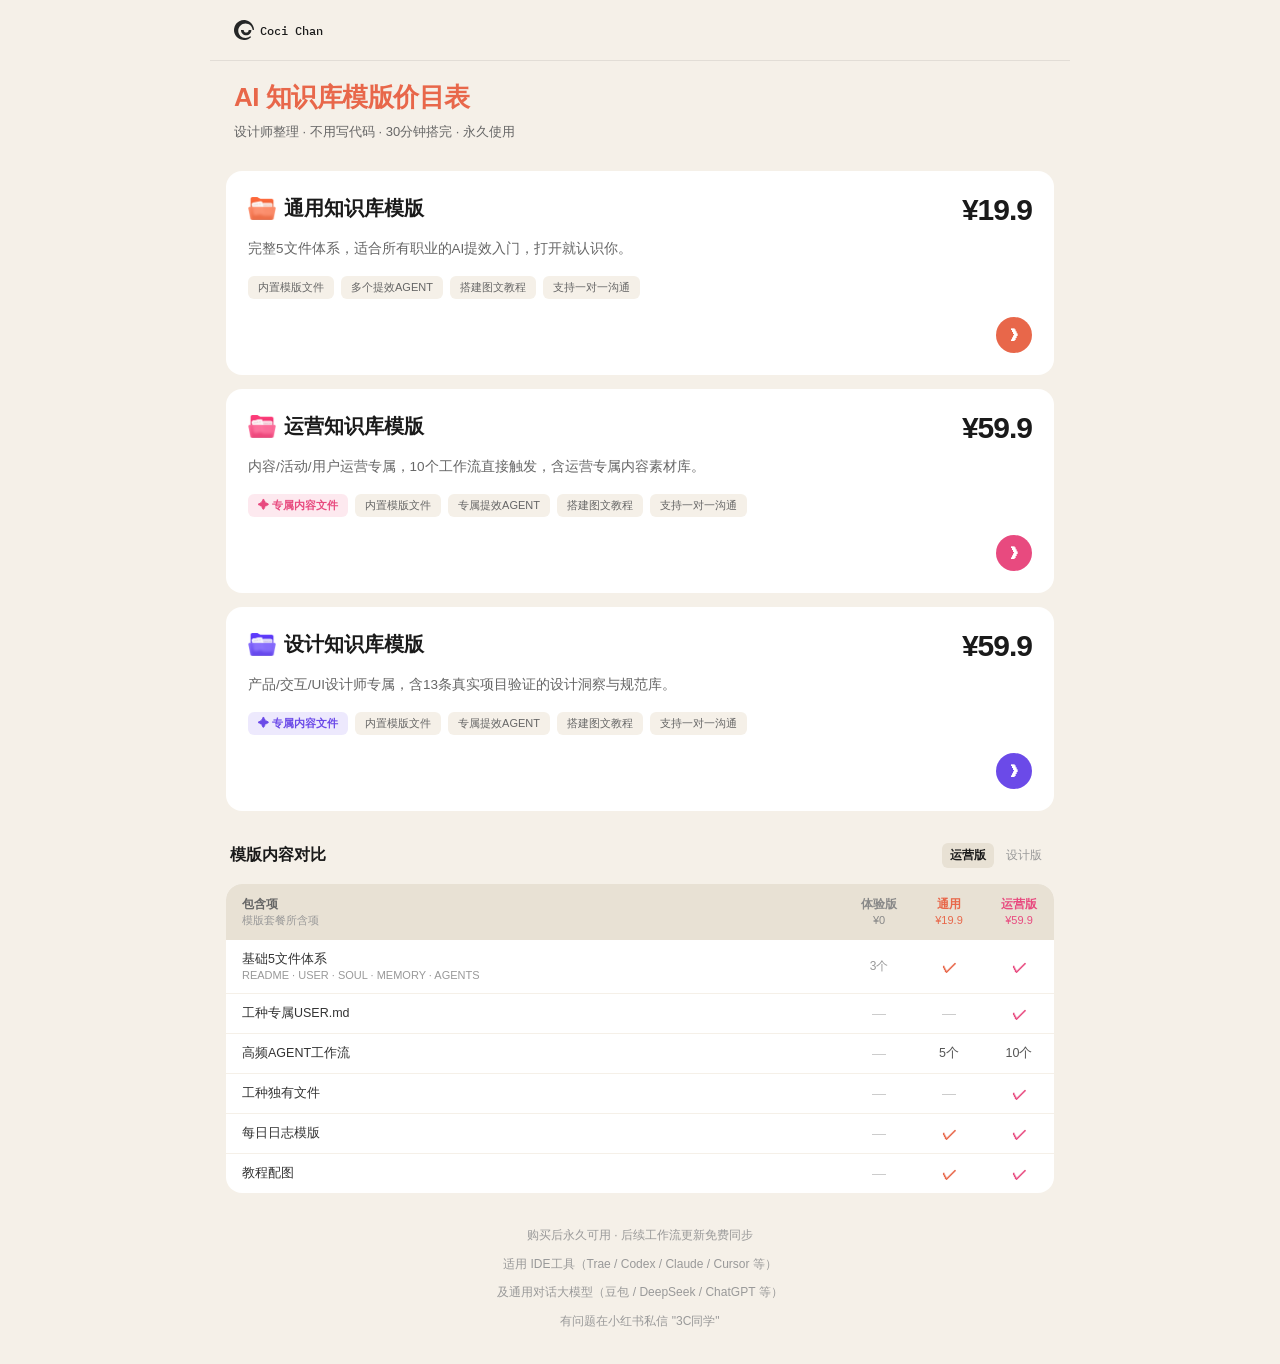
<file: index.html>
<!DOCTYPE html>
<html lang="zh-CN">
<head>
  <meta charset="UTF-8">
  <meta name="viewport" content="width=device-width, initial-scale=1.0">
  <title>AI 知识库模版 · Coci Chan</title>
  <link rel="stylesheet" href="assets/style.css">
  <style>
    /* ── 主页专属样式 ── */
    .hero {
      padding: 20px 24px 16px;
    }

    .hero-eyebrow {
      font-size: 12px;
      color: var(--ink-light);
      margin-bottom: 8px;
      letter-spacing: 0.3px;
    }

    .hero h1 {
      font-size: 26px;
      font-weight: 900;
      line-height: 1.25;
      letter-spacing: -0.5px;
      margin-bottom: 8px;
    }

    .hero h1 em {
      font-style: normal;
      color: #E8674A;
    }

    .hero-sub {
      font-size: 13px;
      color: var(--ink-light);
      line-height: 1.5;
      margin-bottom: 14px;
    }

    .hero-tags {
      display: flex;
      flex-wrap: wrap;
      gap: 6px;
    }

    /* ── 套餐卡片 ── */
    .plans {
      padding: 0 16px;
      display: flex;
      flex-direction: column;
      gap: 14px;
    }

    .plan-card {
      background: white;
      border-radius: 16px;
      text-decoration: none;
      color: inherit;
      display: block;
      transition: transform 0.15s ease, box-shadow 0.15s ease;
      position: relative;
    }

    .plan-card:active { transform: scale(0.98); }

    .plan-card:hover .plan-card-inner {
      box-shadow: none;
    }

    .plan-card:hover {
      box-shadow: 0 6px 20px rgba(0,0,0,0.08);
    }

    .plan-card-inner {
      padding: 24px 22px 22px;
      transition: box-shadow 0.2s ease;
    }

    .plan-color-bar {
      height: 5px;
      width: 100%;
    }

    .plan-top {
      display: flex;
      justify-content: space-between;
      align-items: flex-start;
      margin-bottom: 14px;
    }

    .plan-label {
      font-size: 11px;
      font-weight: 700;
      letter-spacing: 1.2px;
      text-transform: uppercase;
      margin-bottom: 5px;
    }

    .plan-title {
      font-size: 20px;
      font-weight: 800;
      display: flex;
      align-items: center;
    }

    .plan-price {
      text-align: right;
    }

    .plan-price .amount {
      font-size: 30px;
      font-weight: 900;
      letter-spacing: -1px;
      line-height: 1;
    }

    .plan-price .unit {
      font-size: 12px;
      color: var(--ink-muted);
      display: block;
      margin-top: 2px;
    }

    .plan-desc {
      font-size: 13.5px;
      color: var(--ink-light);
      line-height: 1.55;
      margin-bottom: 16px;
    }

    .plan-features {
      display: flex;
      flex-wrap: wrap;
      gap: 7px;
      margin-bottom: 18px;
    }

    .plan-feature-tag {
      font-size: 11px;
      font-weight: 400;
      padding: 4px 10px;
      border-radius: 6px;
      background: #F5F0E8;
      color: var(--ink-light);
    }

    .plan-feature-tag.special {
      font-weight: 600;
    }

    .plan-cta {
      display: flex;
      justify-content: flex-end;
    }

    .plan-arrow {
      width: 36px; height: 36px;
      border-radius: 50%;
      display: flex;
      align-items: center;
      justify-content: center;
      color: white;
      font-size: 16px;
      font-weight: 700;
      line-height: 1;
    }

    /* 各版本主色 */
    .plan-general { --c: #E8674A; }
    .plan-ops     { --c: #E84A7F; }
    .plan-design  { --c: #6B4AE8; }

    .plan-general .plan-color-bar { background: #E8674A; }
    .plan-ops     .plan-color-bar { background: #E84A7F; }
    .plan-design  .plan-color-bar { background: #6B4AE8; }

    .plan-general .plan-label,
    .plan-general .plan-cta-text { color: #E8674A; }
    .plan-ops .plan-label,
    .plan-ops .plan-cta-text { color: #E84A7F; }
    .plan-design .plan-label,
    .plan-design .plan-cta-text { color: #6B4AE8; }

    .plan-general .plan-feature-tag.special { background: rgba(232,103,74,0.12); color: #E8674A; }
    .plan-ops .plan-feature-tag.special { background: rgba(232,74,127,0.12); color: #E84A7F; }
    .plan-design .plan-feature-tag.special { background: rgba(107,74,232,0.12); color: #6B4AE8; }

    .plan-general .plan-arrow { background: #E8674A; }
    .plan-ops .plan-arrow { background: #E84A7F; }
    .plan-design .plan-arrow { background: #6B4AE8; }

    /* ── 对比表区 ── */
    .compare-wrap {
      padding: 32px 16px 0;
    }

    .compare-title-row {
      display: flex;
      align-items: center;
      justify-content: space-between;
      margin-bottom: 16px;
      padding: 0 4px;
    }

    .compare-title {
      font-size: 16px;
      font-weight: 700;
      margin: 0;
    }

    .compare-switch {
      display: flex;
      gap: 4px;
    }

    .compare-switch-btn {
      font-size: 12px;
      font-family: inherit;
      color: var(--ink-muted);
      background: none;
      border: none;
      padding: 4px 8px;
      border-radius: 6px;
      cursor: pointer;
      transition: color 0.15s, background 0.15s;
    }

    .compare-switch-btn.active {
      color: var(--ink);
      background: #E8E1D4;
      font-weight: 600;
    }

    .compare-table-wrap {
      background: white;
      border-radius: 16px;
      overflow: hidden;
    }

    table.compare {
      width: 100%;
      border-collapse: collapse;
      font-size: 12.5px;
    }

    .compare thead th {
      padding: 12px 10px;
      font-weight: 700;
      font-size: 12px;
      background: #E8E1D4;
      color: var(--ink);
      text-align: center;
    }

    .compare thead th:first-child {
      color: var(--ink-light);
    }

    .compare thead th:first-child {
      text-align: left;
      padding-left: 16px;
    }

    .compare tbody td {
      padding: 11px 10px;
      text-align: center;
      border-bottom: 1px solid #F5F0E8;
      color: #555;
    }

    .compare tbody td:first-child {
      text-align: left;
      padding-left: 16px;
      color: #333;
      font-weight: 500;
    }

    .compare tbody tr:last-child td { border-bottom: none; }

    .ck-f { color: #888; font-weight: 700; font-size: 15px; }
    .ck-o { color: #E8674A; font-weight: 700; font-size: 15px; }
    .ck-p { color: #E84A7F; font-weight: 700; font-size: 15px; }
    .ck-d { color: #6B4AE8; font-weight: 700; font-size: 15px; }
    .cross { color: #ccc; font-size: 14px; }

    /* ── 底部说明 ── */
    .footer {
      padding: 28px 24px 28px;
      text-align: center;
    }

    .footer p {
      font-size: 12px;
      color: var(--ink-muted);
      line-height: 2.4;
    }
  </style>
</head>
<body>

  <div class="page-content">

    <!-- Nav -->
    <div class="top-bar">
      <span class="brand"><img src="assets/Frame.svg" width="20" height="20" alt="">Coci Chan</span>
      
    </div>

    <!-- Hero -->
    <div class="hero">
      <h1 style="color:#E8674A">AI 知识库模版价目表</h1>
      <p class="hero-sub">设计师整理 · 不用写代码 · 30分钟搭完 · 永久使用</p>
    </div>

    <!-- Plans -->
    <div class="plans">

      <!-- 通用版 -->
      <a class="plan-card plan-general" href="general.html">
        
        <div class="plan-card-inner">
          <div class="plan-top">
            <div>
              <div class="plan-title"><img src="assets/通用知识库图标.png" width="28" alt="" style="margin-right:8px;flex-shrink:0">通用知识库模版</div>
            </div>
            <div class="plan-price">
              <span class="amount">¥19.9</span>
              
            </div>
          </div>
          <p class="plan-desc">完整5文件体系，适合所有职业的AI提效入门，打开就认识你。</p>
          <div class="plan-features">
            <span class="plan-feature-tag">内置模版文件</span>
            <span class="plan-feature-tag">多个提效AGENT</span>
            <span class="plan-feature-tag">搭建图文教程</span>
            <span class="plan-feature-tag">支持一对一沟通</span>
          </div>
          <div class="plan-cta">
            <div class="plan-arrow">❯</div>
          </div>
        </div>
      </a>

      <!-- 运营版 -->
      <a class="plan-card plan-ops" href="ops.html">
        
        <div class="plan-card-inner">
          <div class="plan-top">
            <div>
              <div class="plan-title"><img src="assets/运营知识库图标.png" width="28" alt="" style="margin-right:8px;flex-shrink:0">运营知识库模版</div>
            </div>
            <div class="plan-price">
              <span class="amount">¥59.9</span>
              
            </div>
          </div>
          <p class="plan-desc">内容/活动/用户运营专属，10个工作流直接触发，含运营专属内容素材库。</p>
          <div class="plan-features">
            <span class="plan-feature-tag special">✦ 专属内容文件</span>
            <span class="plan-feature-tag">内置模版文件</span>
            <span class="plan-feature-tag">专属提效AGENT</span>
            <span class="plan-feature-tag">搭建图文教程</span>
            <span class="plan-feature-tag">支持一对一沟通</span>
          </div>
          <div class="plan-cta">
            <div class="plan-arrow">❯</div>
          </div>
        </div>
      </a>

      <!-- 设计版 -->
      <a class="plan-card plan-design" href="design.html">
        
        <div class="plan-card-inner">
          <div class="plan-top">
            <div>
              <div class="plan-title"><img src="assets/设计知识库图标.png" width="28" alt="" style="margin-right:8px;flex-shrink:0">设计知识库模版</div>
            </div>
            <div class="plan-price">
              <span class="amount">¥59.9</span>
              
            </div>
          </div>
          <p class="plan-desc">产品/交互/UI设计师专属，含13条真实项目验证的设计洞察与规范库。</p>
          <div class="plan-features">
            <span class="plan-feature-tag special">✦ 专属内容文件</span>
            <span class="plan-feature-tag">内置模版文件</span>
            <span class="plan-feature-tag">专属提效AGENT</span>
            <span class="plan-feature-tag">搭建图文教程</span>
            <span class="plan-feature-tag">支持一对一沟通</span>
          </div>
          <div class="plan-cta">
            <div class="plan-arrow">❯</div>
          </div>
        </div>
      </a>

    </div>

    <!-- 对比表 -->
    <div class="compare-wrap">
      <div class="compare-title-row">
        <p class="compare-title">模版内容对比</p>
        <div class="compare-switch">
          <button class="compare-switch-btn active" id="btn-ops" onclick="switchSpecial('ops', this)">运营版</button>
          <button class="compare-switch-btn" id="btn-design" onclick="switchSpecial('design', this)">设计版</button>
        </div>
      </div>
      <div class="compare-table-wrap">
        <table class="compare">
          <thead>
            <tr>
              <th style="text-align:left;padding-left:16px">包含项<br><span style="font-weight:400;color:var(--ink-muted);font-size:11px">模版套餐所含项</span></th>
              <th style="color:#888;text-align:center;width:70px">体验版<br><span style="font-weight:400;font-size:11px">¥0</span></th>
              <th style="color:#E8674A;text-align:center;width:70px">通用<br><span style="font-weight:400;font-size:11px">¥19.9</span></th>
              <th id="specialTh" style="color:#E84A7F;text-align:center;width:70px">运营版<br><span style="font-weight:400;font-size:11px">¥59.9</span></th>
            </tr>
          </thead>
          <tbody>
            <tr>
              <td>基础5文件体系<br><span style="color:#999;font-weight:400;font-size:11px">README · USER · SOUL · MEMORY · AGENTS</span></td>
              <td><span style="color:#999;font-size:12px">3个</span></td>
              <td><span class="ck-o">✓</span></td>
              <td><span class="ck-special">✓</span></td>
            </tr>
            <tr>
              <td>工种专属USER.md</td>
              <td><span class="cross">—</span></td>
              <td><span class="cross">—</span></td>
              <td><span class="ck-special">✓</span></td>
            </tr>
            <tr>
              <td>高频AGENT工作流</td>
              <td><span class="cross">—</span></td>
              <td>5个</td>
              <td class="special-agents"></td>
            </tr>
            <tr>
              <td>工种独有文件</td>
              <td><span class="cross">—</span></td>
              <td><span class="cross">—</span></td>
              <td><span class="ck-special">✓</span></td>
            </tr>
            <tr>
              <td>每日日志模版</td>
              <td><span class="cross">—</span></td>
              <td><span class="ck-o">✓</span></td>
              <td><span class="ck-special">✓</span></td>
            </tr>
            <tr>
              <td>教程配图</td>
              <td><span class="cross">—</span></td>
              <td><span class="ck-o">✓</span></td>
              <td><span class="ck-special">✓</span></td>
            </tr>
          </tbody>
        </table>
      </div>
    </div>

    <script>
      var specialData = {
        ops:    { label: '运营版', price: '¥59.9', color: '#E84A7F', ckClass: 'ck-p', agents: '10个' },
        design: { label: '设计版', price: '¥59.9', color: '#6B4AE8', ckClass: 'ck-d', agents: '9个' }
      };

      function switchSpecial(val, btn) {
        var d = specialData[val];
        // 更新表头
        var th = document.getElementById('specialTh');
        th.innerHTML = d.label + '<br><span style="font-weight:400;font-size:11px">' + d.price + '</span>';
        th.style.color = d.color;
        // 更新 ck-special 颜色
        document.querySelectorAll('.ck-special').forEach(function(el) {
          el.className = 'ck-special ' + d.ckClass;
          el.textContent = '✓';
        });
        // 更新 agent 数量
        document.querySelector('.special-agents').innerHTML = '<span>' + d.agents + '</span>';
        // 更新按钮状态
        document.querySelectorAll('.compare-switch-btn').forEach(function(b) { b.classList.remove('active'); });
        if (btn) btn.classList.add('active');
      }

      // 初始化
      switchSpecial('ops', document.getElementById('btn-ops'));
    </script>

    <!-- Footer -->
    <div class="footer">
      <p>购买后永久可用 · 后续工作流更新免费同步<br>
      适用 IDE工具（Trae / Codex / Claude / Cursor 等）<br>
      及通用对话大模型（豆包 / DeepSeek / ChatGPT 等）<br>
      有问题在小红书私信 "3C同学"</p>
    </div>

  </div>
</body>
</html>
</file>
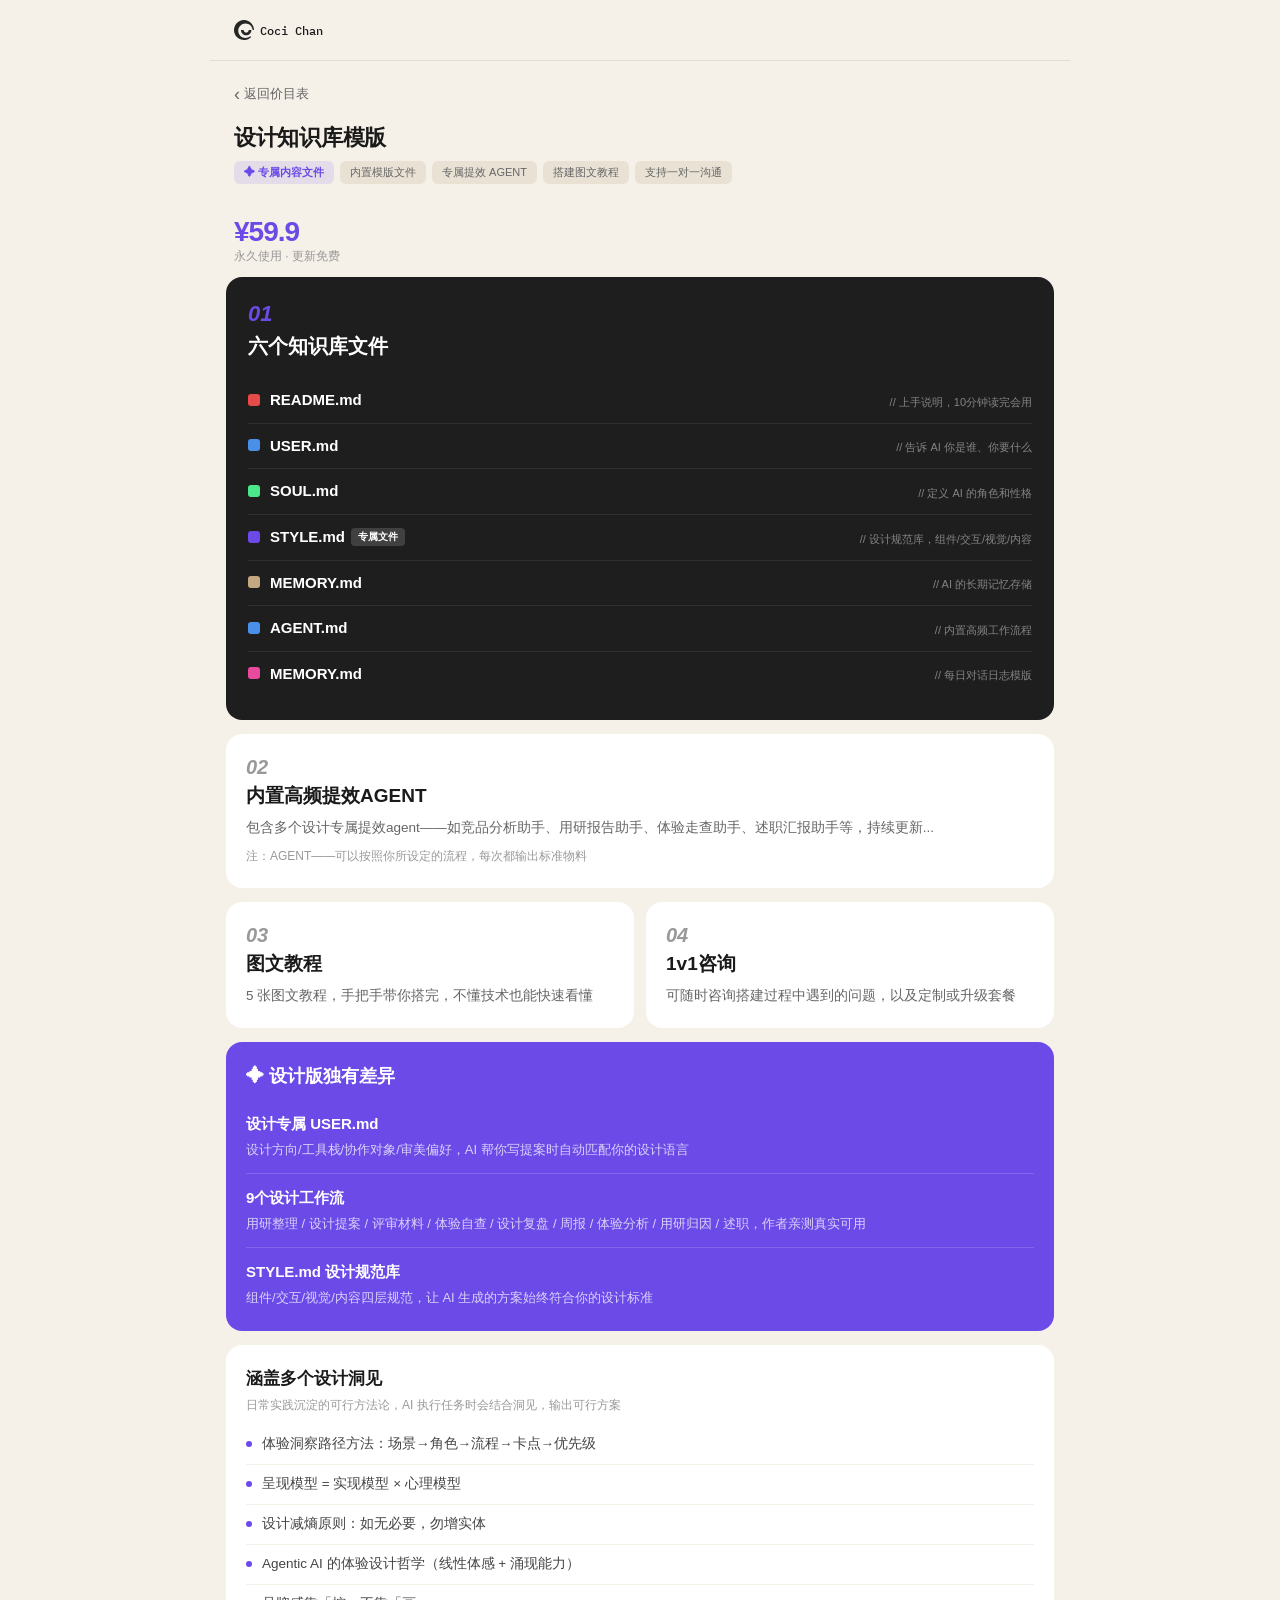
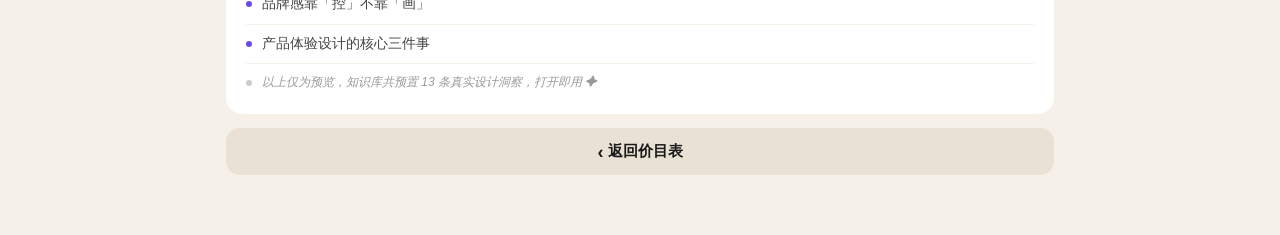
<file: design.html>
<!DOCTYPE html>
<html lang="zh-CN">
<head>
  <meta charset="UTF-8">
  <meta name="viewport" content="width=device-width, initial-scale=1.0">
  <title>设计知识库模版 · Coci Chan</title>
  <link rel="stylesheet" href="assets/style.css">
  <style>
    :root { --accent: #6B4AE8; --accent-light: rgba(107,74,232,0.1); }

    .detail-hero { padding: 16px 24px 20px; }
    .back-row { margin-bottom: 12px; }

    .version-tag {
      display: block;
      font-size: 22px;
      font-weight: 900;
      color: var(--ink);
      letter-spacing: -0.3px;
      margin-bottom: 6px;
    }

    .hero-h1 {
      font-size: 28px;
      font-weight: 900;
      line-height: 1.2;
      letter-spacing: -0.5px;
      margin-bottom: 6px;
    }

    .hero-h1 em { font-style: normal; color: var(--accent); }

    .hero-line { display: none; }

    .hero-sub-text {
      font-size: 13px;
      color: var(--ink-light);
      line-height: 1.5;
      margin-bottom: 12px;
    }

    .hero-tags-row {
      display: flex;
      flex-wrap: wrap;
      gap: 6px;
      margin-top: 8px;
      margin-bottom: 0;
    }
    .hero-tags-row .tag-outline,
    .hero-tags-row .tag-special-ops,
    .hero-tags-row .tag-special-design {
      font-size: 11px;
      padding: 4px 10px;
    }

    .tag-special-design {
      display: inline-flex;
      align-items: center;
      gap: 5px;
      background: rgba(107,74,232,0.12);
      color: #6B4AE8;
      font-size: 11px;
      font-weight: 600;
      padding: 4px 10px;
      border-radius: 6px;
    }

    .price-sticky {
      position: sticky;
      top: 0;
      z-index: 10;
      background: var(--bg);
      
      padding: 12px 24px;
      display: flex;
      align-items: center;
      justify-content: space-between;
    }

    .price-sticky .price-big {
      font-size: 28px;
      font-weight: 900;
      letter-spacing: -1px;
      color: var(--accent);
    }

    .price-sticky .price-note { font-size: 12px; color: var(--ink-muted); }

    .price-sticky .buy-btn {
      background: var(--accent);
      color: white;
      font-size: 14px;
      font-weight: 700;
      padding: 10px 22px;
      border-radius: 12px;
      text-decoration: none;
    }

    .detail-content {
      padding: 0 16px 60px;
      display: flex;
      flex-direction: column;
      gap: 14px;
    }

    .dot-red    { background: #E84A4A; }
    .dot-blue   { background: #4A90E8; }
    .dot-green  { background: #4AE888; }
    .dot-tan    { background: #C4A882; }
    .dot-indigo { background: #6B4AE8; }
    .dot-pink   { background: #E84A9E; }

    .highlight-card {
      background: var(--accent);
      color: white;
      border-radius: var(--radius-card);
      padding: 22px 20px;
    }

    .highlight-card .hc-title {
      font-size: 18px;
      font-weight: 800;
      margin-bottom: 12px;
    }

    .highlight-card .hc-item {
      display: block;
      font-size: 14px;
      padding: 12px 0;
      border-bottom: 1px solid rgba(255,255,255,0.15);
      line-height: 1.6;
      color: rgba(255,255,255,0.9);
    }

    .highlight-card .hc-item:last-child { border-bottom: none; padding-bottom: 0; }

    .highlight-card .hc-item .hc-label {
      display: block;
      font-size: 15px;
      font-weight: 700;
      color: white;
      margin-bottom: 4px;
    }

    .highlight-card .hc-item .hc-desc {
      display: block;
      font-size: 13px;
      color: rgba(255,255,255,0.75);
      font-weight: 400;
      line-height: 1.6;
    }

    /* 洞察列表 */
    .insight-card {
      background: white;
      border-radius: var(--radius-card);
      padding: 22px 20px;
    }

    .insight-card .ic-title {
      font-size: 17px;
      font-weight: 800;
      margin-bottom: 14px;
    }

    .insight-item {
      display: flex;
      align-items: flex-start;
      gap: 10px;
      font-size: 13.5px;
      color: #444;
      line-height: 1.55;
      padding: 9px 0;
      border-bottom: 1px solid #F5F0E8;
    }

    .insight-item:last-child { border-bottom: none; }

    .insight-item::before {
      content: '';
      width: 6px; height: 6px;
      background: var(--accent);
      border-radius: 50%;
      flex-shrink: 0;
      margin-top: 7px;
    }
    .insight-item--more {
      color: #999;
      font-size: 12px;
      font-style: italic;
      padding-bottom: 0;
    }
    .insight-item--more::before {
      background: #ccc;
    }
  </style>
</head>
<body>

  <div class="page-content">

    <!-- Nav -->
    <div class="top-bar">
      <span class="brand"><img src="assets/Frame.svg" width="20" height="20" alt="">Coci Chan</span>
      
    </div>

    <!-- Hero -->
    <div class="detail-hero">
      <div class="back-row">
        <a class="btn-back" href="index.html"><span style="font-size:18px;line-height:1">‹</span> 返回价目表</a>
      </div>
      <div class="version-tag">设计知识库模版</div>
      <div class="hero-tags-row">
        <span class="tag-special-design">✦ 专属内容文件</span>
        <span class="tag-outline">内置模版文件</span>
        <span class="tag-outline">专属提效 AGENT</span>
        <span class="tag-outline">搭建图文教程</span>
        <span class="tag-outline">支持一对一沟通</span></div>
    </div>

    <!-- 粘性价格条 -->
    <div class="price-sticky">
      <div>
        <div class="price-big">¥59.9</div>
        <div class="price-note">永久使用 · 更新免费</div>
      </div>
      <span class="sticky-label">设计知识库</span>
    </div>

    <!-- 内容卡片 -->
    <div class="detail-content">

      <!-- 01 文件列表 -->
      <div class="file-card">
        <div class="section-num">01</div>
        <div class="section-title">六个知识库文件</div>

        <div class="file-row">
          <div class="file-left">
            <div class="file-dot dot-red"></div>
            <span class="file-name">README.md</span>
          </div>
          <span class="file-desc">// 上手说明，10分钟读完会用</span>
        </div>
        <div class="file-row">
          <div class="file-left">
            <div class="file-dot dot-blue"></div>
            <span class="file-name">USER.md</span>
          </div>
          <span class="file-desc">// 告诉 AI 你是谁、你要什么</span>
        </div>
        <div class="file-row">
          <div class="file-left">
            <div class="file-dot dot-green"></div>
            <span class="file-name">SOUL.md</span>
          </div>
          <span class="file-desc">// 定义 AI 的角色和性格</span>
        </div>
        <div class="file-row">
          <div class="file-left">
            <div class="file-dot dot-indigo"></div>
            <span class="file-name">STYLE.md<span class="file-tag-special">专属文件</span></span>
          </div>
          <span class="file-desc">// 设计规范库，组件/交互/视觉/内容</span>
        </div>
        <div class="file-row">
          <div class="file-left">
            <div class="file-dot dot-tan"></div>
            <span class="file-name">MEMORY.md</span>
          </div>
          <span class="file-desc">// AI 的长期记忆存储</span>
        </div>
        <div class="file-row">
          <div class="file-left">
            <div class="file-dot dot-blue"></div>
            <span class="file-name">AGENT.md</span>
          </div>
          <span class="file-desc">// 内置高频工作流程</span>
        </div>
        <div class="file-row">
          <div class="file-left">
            <div class="file-dot dot-pink"></div>
            <span class="file-name">MEMORY.md</span>
          </div>
          <span class="file-desc">// 每日对话日志模版</span>
        </div>
      </div>

      <!-- 02 AGENT -->
      <div class="feature-card">
        <div class="section-num">02</div>
        <div class="section-title">内置高频提效AGENT</div>
        <p class="section-desc">包含多个设计专属提效agent——如竞品分析助手、用研报告助手、体验走查助手、述职汇报助手等，持续更新...<br><span style="font-size:12px;color:var(--ink-muted);display:block;margin-top:8px">注：AGENT——可以按照你所设定的流程，每次都输出标准物料</span></p>
      </div>

      <!-- 03 + 04 -->
      <div class="grid-2">
        <div class="feature-card">
          <div class="section-num">03</div>
          <div class="section-title">图文教程</div>
          <p class="section-desc">5 张图文教程，手把手带你搭完，不懂技术也能快速看懂</p>
        </div>
        <div class="feature-card">
          <div class="section-num">04</div>
          <div class="section-title">1v1咨询</div>
          <p class="section-desc">可随时咨询搭建过程中遇到的问题，以及定制或升级套餐</p>
        </div>
      </div>

      <!-- 设计版独有差异点 -->
      <div class="highlight-card">
        <div class="hc-title">✦ 设计版独有差异</div>
        <div class="hc-item">
          <span class="hc-label">设计专属 USER.md</span>
          <span class="hc-desc">设计方向/工具栈/协作对象/审美偏好，AI 帮你写提案时自动匹配你的设计语言</span>
        </div>
        <div class="hc-item">
          <span class="hc-label">9个设计工作流</span>
          <span class="hc-desc">用研整理 / 设计提案 / 评审材料 / 体验自查 / 设计复盘 / 周报 / 体验分析 / 用研归因 / 述职，作者亲测真实可用</span>
        </div>
        <div class="hc-item">
          <span class="hc-label">STYLE.md 设计规范库</span>
          <span class="hc-desc">组件/交互/视觉/内容四层规范，让 AI 生成的方案始终符合你的设计标准</span>
        </div>
      </div>

      <!-- 13条洞察 -->
      <div class="insight-card">
        <div class="ic-title">涵盖多个设计洞见</div>
        <p style="font-size:12px;color:var(--ink-muted);margin-bottom:10px;margin-top:-8px;line-height:1.6">日常实践沉淀的可行方法论，AI 执行任务时会结合洞见，输出可行方案</p>
        <div class="insight-item">体验洞察路径方法：场景→角色→流程→卡点→优先级</div>
        <div class="insight-item">呈现模型 = 实现模型 × 心理模型</div>
        <div class="insight-item">设计减熵原则：如无必要，勿增实体</div>
        <div class="insight-item">Agentic AI 的体验设计哲学（线性体感 + 涌现能力）</div>
        <div class="insight-item">品牌感靠「控」不靠「画」</div>
        <div class="insight-item">产品体验设计的核心三件事</div>
        <div class="insight-item insight-item--more">以上仅为预览，知识库共预置 13 条真实设计洞察，打开即用 ✦</div>
      </div>

      <!-- 购买按钮 -->
      <a class="btn-secondary" href="index.html"><span style="font-size:18px;line-height:1">‹</span> 返回价目表</a>

    </div>
  </div>
  <script>
    const label = document.querySelector('.sticky-label');
    const hero = document.querySelector('.detail-hero');
    window.addEventListener('scroll', () => {
      const threshold = hero ? hero.offsetTop + hero.offsetHeight : 80;
      label.classList.toggle('visible', window.scrollY > threshold);
    });
  </script>
</body>
</html>
</file>
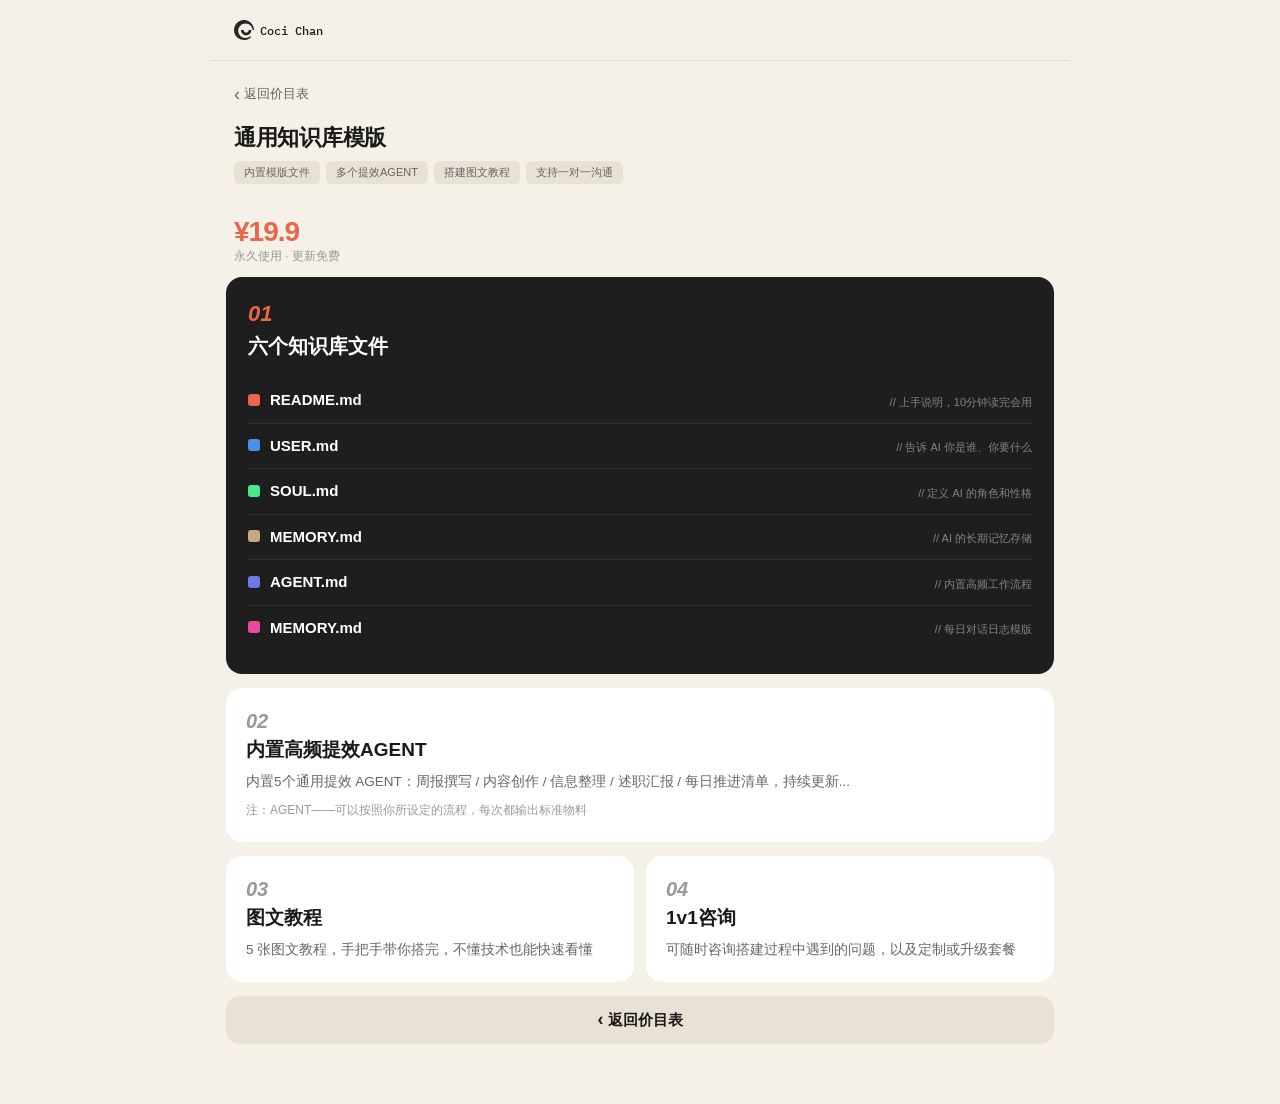
<file: general.html>
<!DOCTYPE html>
<html lang="zh-CN">
<head>
  <meta charset="UTF-8">
  <meta name="viewport" content="width=device-width, initial-scale=1.0">
  <title>通用知识库模版 · Coci Chan</title>
  <link rel="stylesheet" href="assets/style.css">
  <style>
    :root { --accent: #E8674A; --accent-light: rgba(232,103,74,0.1); }

    /* ── 概要页 Hero ── */
    .detail-hero { padding: 16px 24px 20px; }
    .back-row { margin-bottom: 12px; }

    .version-tag {
      display: block;
      font-size: 22px;
      font-weight: 900;
      color: var(--ink);
      letter-spacing: -0.3px;
      margin-bottom: 6px;
    }

    .hero-h1 {
      font-size: 28px;
      font-weight: 900;
      line-height: 1.2;
      letter-spacing: -0.5px;
      margin-bottom: 6px;
    }

    .hero-h1 em {
      font-style: normal;
      color: var(--accent);
    }

    .hero-line {
      display: none;
    }

    .hero-sub-text {
      font-size: 13px;
      color: var(--ink-light);
      line-height: 1.5;
      margin-bottom: 12px;
    }

    .hero-tags-row {
      display: flex;
      flex-wrap: wrap;
      gap: 6px;
      margin-top: 8px;
      margin-bottom: 0;
    }
    .hero-tags-row .tag-outline,
    .hero-tags-row .tag-special-ops,
    .hero-tags-row .tag-special-design {
      font-size: 11px;
      padding: 4px 10px;
    }

    /* ── 价格粘性条 ── */
    .price-sticky {
      position: sticky;
      top: 0;
      z-index: 10;
      background: var(--bg);
      
      padding: 12px 24px;
      display: flex;
      align-items: center;
      justify-content: space-between;
    }

    .price-sticky .price-big {
      font-size: 28px;
      font-weight: 900;
      letter-spacing: -1px;
      color: var(--accent);
    }

    .price-sticky .price-note { font-size: 12px; color: var(--ink-muted); }

    .price-sticky .buy-btn {
      background: var(--accent);
      color: white;
      font-size: 14px;
      font-weight: 700;
      padding: 10px 22px;
      border-radius: 12px;
      text-decoration: none;
      border: none;
    }

    /* ── 内容区 ── */
    .detail-content {
      padding: 0 16px 60px;
      display: flex;
      flex-direction: column;
      gap: 14px;
    }

    /* ── 文件颜色 ── */
    .dot-red    { background: #E8674A; }
    .dot-blue   { background: #4A90E8; }
    .dot-green  { background: #4AE888; }
    .dot-tan    { background: #C4A882; }
    .dot-indigo { background: #6B7AE8; }
    .dot-pink   { background: #E84A9E; }
  </style>
</head>
<body>

  <div class="page-content">

    <!-- Nav -->
    <div class="top-bar">
      <span class="brand"><img src="assets/Frame.svg" width="20" height="20" alt="">Coci Chan</span>
      
    </div>

    <!-- Hero -->
    <div class="detail-hero">
      <div class="back-row">
        <a class="btn-back" href="index.html"><span style="font-size:18px;line-height:1">‹</span> 返回价目表</a>
      </div>
      <div class="version-tag">通用知识库模版</div>
      <div class="hero-tags-row">
        <span class="tag-outline">内置模版文件</span>
        <span class="tag-outline">多个提效AGENT</span>
        <span class="tag-outline">搭建图文教程</span>
        <span class="tag-outline">支持一对一沟通</span>
      </div>
    </div>

    <!-- 粘性价格条 -->
    <div class="price-sticky">
      <div>
        <div class="price-big">¥19.9</div>
        <div class="price-note">永久使用 · 更新免费</div>
      </div>
      <span class="sticky-label">通用知识库</span>
    </div>

    <!-- 内容卡片 -->
    <div class="detail-content">

      <!-- 01 文件列表 -->
      <div class="file-card">
        <div class="section-num">01</div>
        <div class="section-title">六个知识库文件</div>

        <div class="file-row">
          <div class="file-left">
            <div class="file-dot dot-red"></div>
            <span class="file-name">README.md</span>
          </div>
          <span class="file-desc">// 上手说明，10分钟读完会用</span>
        </div>
        <div class="file-row">
          <div class="file-left">
            <div class="file-dot dot-blue"></div>
            <span class="file-name">USER.md</span>
          </div>
          <span class="file-desc">// 告诉 AI 你是谁、你要什么</span>
        </div>
        <div class="file-row">
          <div class="file-left">
            <div class="file-dot dot-green"></div>
            <span class="file-name">SOUL.md</span>
          </div>
          <span class="file-desc">// 定义 AI 的角色和性格</span>
        </div>
        <div class="file-row">
          <div class="file-left">
            <div class="file-dot dot-tan"></div>
            <span class="file-name">MEMORY.md</span>
          </div>
          <span class="file-desc">// AI 的长期记忆存储</span>
        </div>
        <div class="file-row">
          <div class="file-left">
            <div class="file-dot dot-indigo"></div>
            <span class="file-name">AGENT.md</span>
          </div>
          <span class="file-desc">// 内置高频工作流程</span>
        </div>
        <div class="file-row">
          <div class="file-left">
            <div class="file-dot dot-pink"></div>
            <span class="file-name">MEMORY.md</span>
          </div>
          <span class="file-desc">// 每日对话日志模版</span>
        </div>
      </div>

      <!-- 02 AGENT -->
      <div class="feature-card">
        <div class="section-num">02</div>
        <div class="section-title">内置高频提效AGENT</div>
        <p class="section-desc">内置5个通用提效 AGENT：周报撰写 / 内容创作 / 信息整理 / 述职汇报 / 每日推进清单，持续更新...<br><span style="font-size:12px;color:var(--ink-muted);display:block;margin-top:8px">注：AGENT——可以按照你所设定的流程，每次都输出标准物料</span></p>
      </div>

      <!-- 03 + 04 网格 -->
      <div class="grid-2">
        <div class="feature-card">
          <div class="section-num">03</div>
          <div class="section-title">图文教程</div>
          <p class="section-desc">5 张图文教程，手把手带你搭完，不懂技术也能快速看懂</p>
        </div>
        <div class="feature-card">
          <div class="section-num">04</div>
          <div class="section-title">1v1咨询</div>
          <p class="section-desc">可随时咨询搭建过程中遇到的问题，以及定制或升级套餐</p>
        </div>
      </div>

      <a class="btn-primary" href="index.html"><span style="font-size:18px;line-height:1">‹</span> 返回价目表</a>

    </div>
  </div>
  <script>
    const label = document.querySelector('.sticky-label');
    const hero = document.querySelector('.detail-hero');
    window.addEventListener('scroll', () => {
      const threshold = hero ? hero.offsetTop + hero.offsetHeight : 80;
      label.classList.toggle('visible', window.scrollY > threshold);
    });
  </script>
</body>
</html>
</file>
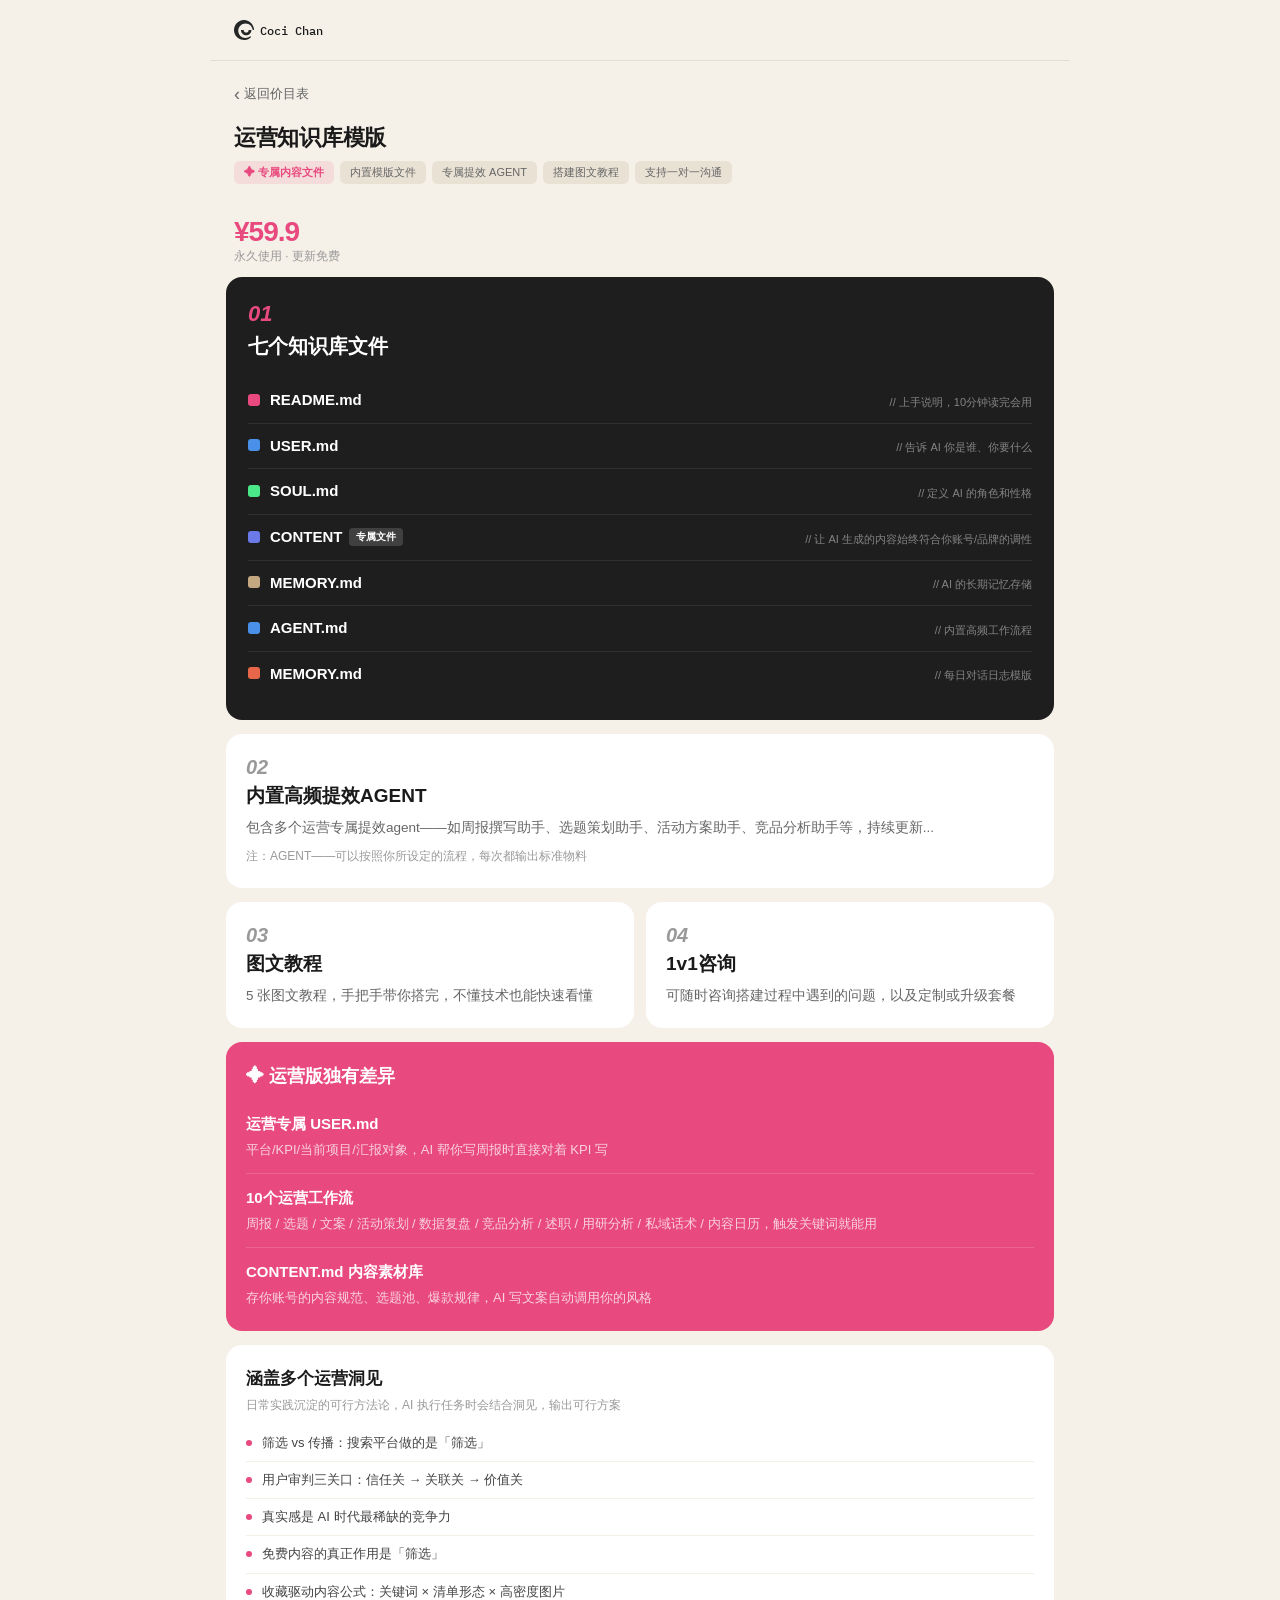
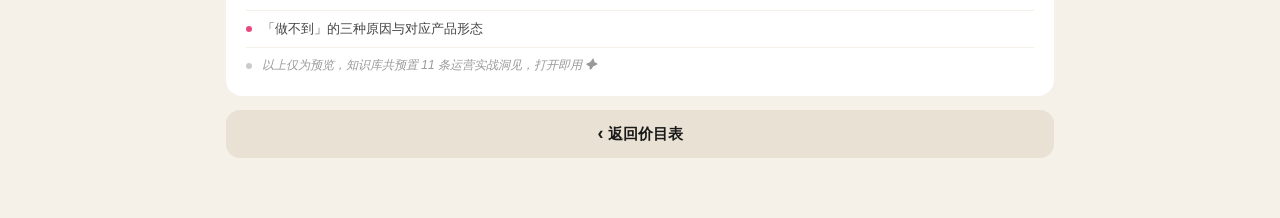
<file: ops.html>
<!DOCTYPE html>
<html lang="zh-CN">
<head>
  <meta charset="UTF-8">
  <meta name="viewport" content="width=device-width, initial-scale=1.0">
  <title>运营知识库模版 · Coci Chan</title>
  <link rel="stylesheet" href="assets/style.css">
  <style>
    :root { --accent: #E84A7F; --accent-light: rgba(232,74,127,0.1); }

    .detail-hero { padding: 16px 24px 20px; }
    .back-row { margin-bottom: 12px; }

    .version-tag {
      display: block;
      font-size: 22px;
      font-weight: 900;
      color: var(--ink);
      letter-spacing: -0.3px;
      margin-bottom: 6px;
    }

    .hero-h1 {
      font-size: 28px;
      font-weight: 900;
      line-height: 1.2;
      letter-spacing: -0.5px;
      margin-bottom: 6px;
    }

    .hero-h1 em { font-style: normal; color: var(--accent); }

    .hero-line { display: none; }

    .hero-sub-text {
      font-size: 13px;
      color: var(--ink-light);
      line-height: 1.5;
      margin-bottom: 12px;
    }

    .hero-tags-row {
      display: flex;
      flex-wrap: wrap;
      gap: 6px;
      margin-top: 8px;
      margin-bottom: 0;
    }
    .hero-tags-row .tag-outline,
    .hero-tags-row .tag-special-ops,
    .hero-tags-row .tag-special-design {
      font-size: 11px;
      padding: 4px 10px;
    }

    .tag-special-ops {
      display: inline-flex;
      align-items: center;
      gap: 5px;
      background: rgba(232,74,127,0.12);
      color: #E84A7F;
      font-size: 11px;
      font-weight: 600;
      padding: 4px 10px;
      border-radius: 6px;
    }

    .price-sticky {
      position: sticky;
      top: 0;
      z-index: 10;
      background: var(--bg);
      
      padding: 12px 24px;
      display: flex;
      align-items: center;
      justify-content: space-between;
    }

    .price-sticky .price-big {
      font-size: 28px;
      font-weight: 900;
      letter-spacing: -1px;
      color: var(--accent);
    }

    .price-sticky .price-note { font-size: 12px; color: var(--ink-muted); }

    .price-sticky .buy-btn {
      background: var(--accent);
      color: white;
      font-size: 14px;
      font-weight: 700;
      padding: 10px 22px;
      border-radius: 12px;
      text-decoration: none;
    }

    .detail-content {
      padding: 0 16px 60px;
      display: flex;
      flex-direction: column;
      gap: 14px;
    }

    .dot-red    { background: #E84A7F; }
    .dot-blue   { background: #4A90E8; }
    .dot-green  { background: #4AE888; }
    .dot-indigo { background: #6B7AE8; }
    .dot-tan    { background: #C4A882; }
    .dot-pink   { background: #E8674A; }
    .dot-purple { background: #A84AE8; }

    /* 差异化高亮卡 */
    /* 洞察列表 */
    .insight-card {
      background: white;
      border-radius: var(--radius-card);
      padding: 22px 20px;
    }
    .insight-card .ic-title {
      font-size: 17px;
      font-weight: 800;
      margin-bottom: 14px;
    }
    .insight-item {
      display: flex;
      align-items: flex-start;
      gap: 10px;
      font-size: 13px;
      color: #444;
      line-height: 1.55;
      padding: 8px 0;
      border-bottom: 1px solid #F5F0E8;
    }
    .insight-item:last-child { border-bottom: none; }
    .insight-item::before {
      content: '';
      width: 6px; height: 6px;
      background: var(--accent);
      border-radius: 50%;
      flex-shrink: 0;
      margin-top: 7px;
    }
    .insight-item--more {
      color: #999;
      font-size: 12px;
      font-style: italic;
      padding-bottom: 0;
    }
    .insight-item--more::before {
      background: #ccc;
    }

    .highlight-card {
      background: var(--accent);
      color: white;
      border-radius: var(--radius-card);
      padding: 22px 20px;
    }

    .highlight-card .hc-title {
      font-size: 18px;
      font-weight: 800;
      margin-bottom: 12px;
    }

    .highlight-card .hc-item {
      display: block;
      font-size: 14px;
      padding: 12px 0;
      border-bottom: 1px solid rgba(255,255,255,0.15);
      line-height: 1.6;
      color: rgba(255,255,255,0.9);
    }

    .highlight-card .hc-item:last-child { border-bottom: none; padding-bottom: 0; }

    .highlight-card .hc-item .hc-label {
      display: block;
      font-size: 15px;
      font-weight: 700;
      color: white;
      margin-bottom: 4px;
    }

    .highlight-card .hc-item .hc-desc {
      display: block;
      font-size: 13px;
      color: rgba(255,255,255,0.75);
      font-weight: 400;
      line-height: 1.6;
    }
  </style>
</head>
<body>

  <div class="page-content">

    <!-- Nav -->
    <div class="top-bar">
      <span class="brand"><img src="assets/Frame.svg" width="20" height="20" alt="">Coci Chan</span>
      
    </div>

    <!-- Hero -->
    <div class="detail-hero">
      <div class="back-row">
        <a class="btn-back" href="index.html"><span style="font-size:18px;line-height:1">‹</span> 返回价目表</a>
      </div>
      <div class="version-tag">运营知识库模版</div>
      <div class="hero-tags-row">
        <span class="tag-special-ops">✦ 专属内容文件</span>
        <span class="tag-outline">内置模版文件</span>
        <span class="tag-outline">专属提效 AGENT</span>
        <span class="tag-outline">搭建图文教程</span>
        <span class="tag-outline">支持一对一沟通</span></div>
    </div>

    <!-- 粘性价格条 -->
    <div class="price-sticky">
      <div>
        <div class="price-big">¥59.9</div>
        <div class="price-note">永久使用 · 更新免费</div>
      </div>
      <span class="sticky-label">运营知识库</span>
    </div>

    <!-- 内容卡片 -->
    <div class="detail-content">

      <!-- 01 文件列表 -->
      <div class="file-card">
        <div class="section-num">01</div>
        <div class="section-title">七个知识库文件</div>

        <div class="file-row">
          <div class="file-left">
            <div class="file-dot dot-red"></div>
            <span class="file-name">README.md</span>
          </div>
          <span class="file-desc">// 上手说明，10分钟读完会用</span>
        </div>
        <div class="file-row">
          <div class="file-left">
            <div class="file-dot dot-blue"></div>
            <span class="file-name">USER.md</span>
          </div>
          <span class="file-desc">// 告诉 AI 你是谁、你要什么</span>
        </div>
        <div class="file-row">
          <div class="file-left">
            <div class="file-dot dot-green"></div>
            <span class="file-name">SOUL.md</span>
          </div>
          <span class="file-desc">// 定义 AI 的角色和性格</span>
        </div>
        <div class="file-row">
          <div class="file-left">
            <div class="file-dot dot-indigo"></div>
            <span class="file-name">CONTENT<span class="file-tag-special">专属文件</span></span>
          </div>
          <span class="file-desc">// 让 AI 生成的内容始终符合你账号/品牌的调性</span>
        </div>
        <div class="file-row">
          <div class="file-left">
            <div class="file-dot dot-tan"></div>
            <span class="file-name">MEMORY.md</span>
          </div>
          <span class="file-desc">// AI 的长期记忆存储</span>
        </div>
        <div class="file-row">
          <div class="file-left">
            <div class="file-dot dot-blue"></div>
            <span class="file-name">AGENT.md</span>
          </div>
          <span class="file-desc">// 内置高频工作流程</span>
        </div>
        <div class="file-row">
          <div class="file-left">
            <div class="file-dot dot-pink"></div>
            <span class="file-name">MEMORY.md</span>
          </div>
          <span class="file-desc">// 每日对话日志模版</span>
        </div>
      </div>

      <!-- 02 AGENT -->
      <div class="feature-card">
        <div class="section-num">02</div>
        <div class="section-title">内置高频提效AGENT</div>
        <p class="section-desc">包含多个运营专属提效agent——如周报撰写助手、选题策划助手、活动方案助手、竞品分析助手等，持续更新...<br><span style="font-size:12px;color:var(--ink-muted);display:block;margin-top:8px">注：AGENT——可以按照你所设定的流程，每次都输出标准物料</span></p>
      </div>

      <!-- 03 + 04 -->
      <div class="grid-2">
        <div class="feature-card">
          <div class="section-num">03</div>
          <div class="section-title">图文教程</div>
          <p class="section-desc">5 张图文教程，手把手带你搭完，不懂技术也能快速看懂</p>
        </div>
        <div class="feature-card">
          <div class="section-num">04</div>
          <div class="section-title">1v1咨询</div>
          <p class="section-desc">可随时咨询搭建过程中遇到的问题，以及定制或升级套餐</p>
        </div>
      </div>

      <!-- 运营版独有差异点 -->
      <div class="highlight-card">
        <div class="hc-title">✦ 运营版独有差异</div>
        <div class="hc-item">
          <span class="hc-label">运营专属 USER.md</span>
          <span class="hc-desc">平台/KPI/当前项目/汇报对象，AI 帮你写周报时直接对着 KPI 写</span>
        </div>
        <div class="hc-item">
          <span class="hc-label">10个运营工作流</span>
          <span class="hc-desc">周报 / 选题 / 文案 / 活动策划 / 数据复盘 / 竞品分析 / 述职 / 用研分析 / 私域话术 / 内容日历，触发关键词就能用</span>
        </div>
        <div class="hc-item">
          <span class="hc-label">CONTENT.md 内容素材库</span>
          <span class="hc-desc">存你账号的内容规范、选题池、爆款规律，AI 写文案自动调用你的风格</span>
        </div>
      </div>

      <!-- 运营洞见 -->
      <div class="insight-card">
        <div class="ic-title">涵盖多个运营洞见</div>
        <p style="font-size:12px;color:var(--ink-muted);margin-bottom:10px;margin-top:-8px;line-height:1.6">日常实践沉淀的可行方法论，AI 执行任务时会结合洞见，输出可行方案</p>
        <div class="insight-item">筛选 vs 传播：搜索平台做的是「筛选」</div>
        <div class="insight-item">用户审判三关口：信任关 → 关联关 → 价值关</div>
        <div class="insight-item">真实感是 AI 时代最稀缺的竞争力</div>
        <div class="insight-item">免费内容的真正作用是「筛选」</div>
        <div class="insight-item">收藏驱动内容公式：关键词 × 清单形态 × 高密度图片</div>
        <div class="insight-item">「做不到」的三种原因与对应产品形态</div>
        <div class="insight-item insight-item--more">以上仅为预览，知识库共预置 11 条运营实战洞见，打开即用 ✦</div>
      </div>

      <a class="btn-primary" href="index.html"><span style="font-size:18px;line-height:1">‹</span> 返回价目表</a>

    </div>
  </div>
  <script>
    const label = document.querySelector('.sticky-label');
    const hero = document.querySelector('.detail-hero');
    window.addEventListener('scroll', () => {
      const threshold = hero ? hero.offsetTop + hero.offsetHeight : 80;
      label.classList.toggle('visible', window.scrollY > threshold);
    });
  </script>
</body>
</html>
</file>
<file: assets/style.css>
/* ══════════════════════════════════════
   AI 知识库价目表 · 共享样式
   ══════════════════════════════════════ */

@import url('https://fonts.googleapis.com/css2?family=IBM+Plex+Mono:wght@400;500&display=swap');

*, *::before, *::after { box-sizing: border-box; margin: 0; padding: 0; }

:root {
  --bg: #F5F0E8;
  --ink: #1A1A1A;
  --ink-light: #666;
  --ink-muted: #999;
  --white: #ffffff;
  --dark-card: #1E1E1E;

  /* 品牌主色（每页覆写） */
  --accent: #E8674A;
  --accent-light: rgba(232, 103, 74, 0.12);

  --radius-card: 16px;
  --radius-tag: 6px;

  font-family: 'PingFang SC', 'Noto Sans CJK SC', 'Microsoft YaHei', sans-serif;
}

html { scroll-behavior: smooth; }

body {
  background: var(--bg);
  color: var(--ink);
  min-height: 100vh;
  -webkit-font-smoothing: antialiased;
}

/* ── 顶部导航 Bar ── */
.top-bar {
  display: flex;
  justify-content: space-between;
  align-items: center;
  padding: 18px 24px 14px;
  border-bottom: 1px solid rgba(0,0,0,0.08);
}

.top-bar .brand { font-size: 12px; font-weight: 500; color: var(--ink); display: inline-flex; align-items: center; gap: 6px; font-family: 'IBM Plex Mono', monospace; }
.top-bar .tagline { font-size: 12px; color: var(--ink-light); letter-spacing: 0.3px; }

/* ── 通用按钮 ── */
.btn-primary {
  display: block;
  background: #E8E1D4;
  color: var(--ink);
  font-size: 15px;
  font-weight: 600;
  padding: 14px 24px;
  border-radius: 14px;
  text-decoration: none;
  text-align: center;
  border: none;
  cursor: pointer;
  width: 100%;
  transition: background 0.15s ease;
}

.btn-primary:hover { background: #D8D1C4; }

.btn-secondary {
  display: flex;
  align-items: center;
  justify-content: center;
  gap: 4px;
  background: #E8E1D4;
  color: var(--ink);
  font-size: 15px;
  font-weight: 600;
  padding: 14px 24px;
  border-radius: 14px;
  text-decoration: none;
  text-align: center;
  border: none;
  cursor: pointer;
  width: 100%;
  transition: background 0.15s ease;
}

.btn-secondary:hover { background: #D8D1C4; }

.btn-back {
  display: inline-flex;
  align-items: center;
  gap: 4px;
  color: var(--ink-light);
  font-size: 13px;
  text-decoration: none;
  padding: 8px 0;
}

/* ── 标签 ── */
.tag-accent {
  display: inline-block;
  background: var(--accent);
  color: white;
  font-size: 13px;
  font-weight: 700;
  padding: 5px 14px;
  border-radius: var(--radius-tag);
  letter-spacing: 0.3px;
}

.tag-outline {
  display: inline-flex;
  align-items: center;
  color: var(--ink-light);
  font-size: 11px;
  font-weight: 400;
  padding: 4px 10px;
  border-radius: 6px;
  background: #E8E1D4;
  white-space: nowrap;
}

.tag-special {
  display: inline-flex;
  align-items: center;
  gap: 5px;
  background: var(--accent);
  color: white;
  font-size: 13px;
  font-weight: 600;
  padding: 7px 16px;
  border-radius: 30px;
}

/* ── 文件卡片（黑底） ── */
.file-card {
  background: var(--dark-card);
  border-radius: var(--radius-card);
  padding: 24px 22px;
  color: white;
}

.file-card .section-num {
  font-size: 22px;
  font-style: italic;
  color: var(--accent);
  font-weight: 700;
  margin-bottom: 6px;
}

.file-card .section-title {
  font-size: 20px;
  font-weight: 800;
  margin-bottom: 18px;
}

.file-row {
  display: flex;
  align-items: baseline;
  justify-content: space-between;
  gap: 8px;
  padding: 13px 0;
  border-bottom: 1px solid rgba(255,255,255,0.08);
}

.file-row:last-child { border-bottom: none; }

.insight-item--more {
  color: var(--ink-muted);
  font-size: 12px;
  font-style: italic;
}
.insight-item--more::before {
  background: var(--ink-muted);
}

.file-left {
  display: flex;
  align-items: center;
  gap: 10px;
  flex-shrink: 0;
}

.file-dot {
  width: 12px; height: 12px;
  border-radius: 3px;
  flex-shrink: 0;
}

.file-name {
  font-size: 15px;
  font-weight: 600;
  color: white;
  display: inline-flex;
  align-items: center;
  white-space: nowrap;
}

.file-tag-special {
  display: inline-block;
  background: rgba(255,255,255,0.15);
  color: white;
  font-size: 10px;
  font-weight: 700;
  padding: 2px 7px;
  border-radius: 4px;
  margin-left: 6px;
  white-space: nowrap;
  flex-shrink: 0;
}

.file-desc {
  font-size: 11px;
  color: rgba(255,255,255,0.45);
  white-space: normal;
  overflow-wrap: break-word;
  text-align: right;
  max-width: 55%;
}

/* ── 功能卡片（白底） ── */
.feature-card {
  background: white;
  border-radius: var(--radius-card);
  padding: 22px 20px;
}

.feature-card .section-num {
  font-size: 20px;
  font-style: italic;
  color: var(--ink-muted);
  font-weight: 700;
  margin-bottom: 4px;
}

.feature-card .section-title {
  font-size: 19px;
  font-weight: 800;
  margin-bottom: 8px;
}

.feature-card .section-desc {
  font-size: 13.5px;
  color: var(--ink-light);
  line-height: 1.6;
}

/* ── 二列网格 ── */
.grid-2 {
  display: grid;
  grid-template-columns: 1fr 1fr;
  gap: 12px;
}

/* ── 分隔线 ── */
.section-divider {
  height: 1px;
  background: rgba(0,0,0,0.08);
  margin: 4px 0;
}

/* ── sticky 版本标签 ── */
.sticky-label {
  font-size: 12px;
  font-weight: 600;
  color: var(--accent);
  background: var(--accent-light);
  padding: 4px 10px;
  border-radius: 20px;
  white-space: nowrap;
  opacity: 0;
  transition: opacity 0.2s ease;
}
.sticky-label.visible {
  opacity: 1;
}

/* ── 响应式：平板/桌面 ── */
@media (min-width: 640px) {
  .top-bar { padding: 20px 24px; }
  .page-content { max-width: 640px; margin: 0 auto; }
}

@media (min-width: 1024px) {
  .page-content { max-width: 860px; }
  .top-bar { max-width: 860px; margin: 0 auto; }
}
</file>
